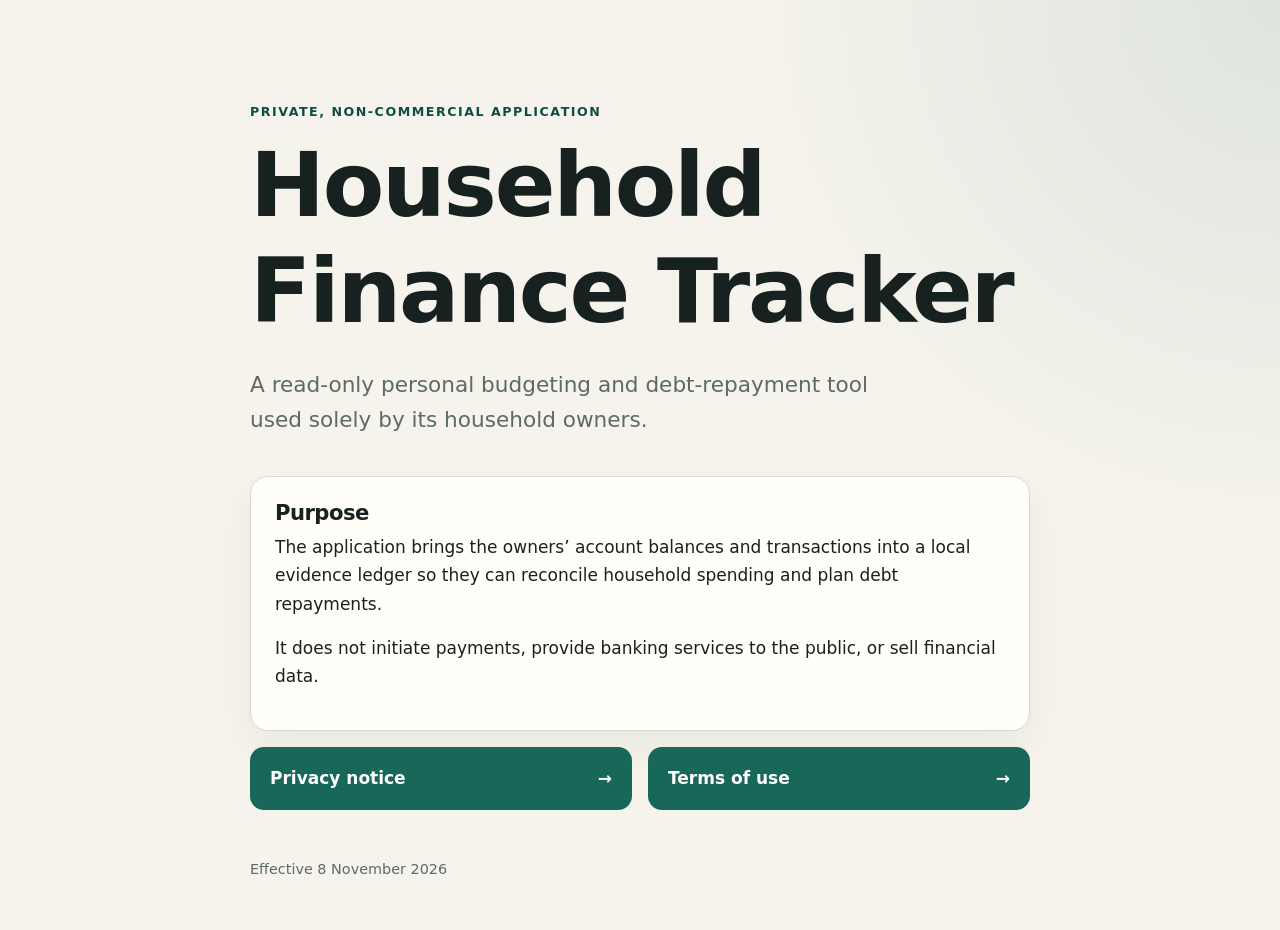
<file: index.html>
<!doctype html>
<html lang="en-GB">
<head>
  <meta charset="utf-8">
  <meta name="viewport" content="width=device-width, initial-scale=1">
  <meta name="description" content="Policies for the private Household Finance Tracker.">
  <title>Household Finance Tracker</title>
  <link rel="stylesheet" href="styles.css">
</head>
<body>
  <main class="shell">
    <p class="eyebrow">Private, non-commercial application</p>
    <h1>Household Finance Tracker</h1>
    <p class="lede">A read-only personal budgeting and debt-repayment tool used solely by its household owners.</p>
    <section class="card" aria-labelledby="purpose">
      <h2 id="purpose">Purpose</h2>
      <p>The application brings the owners’ account balances and transactions into a local evidence ledger so they can reconcile household spending and plan debt repayments.</p>
      <p>It does not initiate payments, provide banking services to the public, or sell financial data.</p>
    </section>
    <nav class="policy-links" aria-label="Application policies">
      <a href="privacy.html">Privacy notice <span aria-hidden="true">→</span></a>
      <a href="terms.html">Terms of use <span aria-hidden="true">→</span></a>
    </nav>
    <footer>Effective 8 November 2026</footer>
  </main>
</body>
</html>
</file>
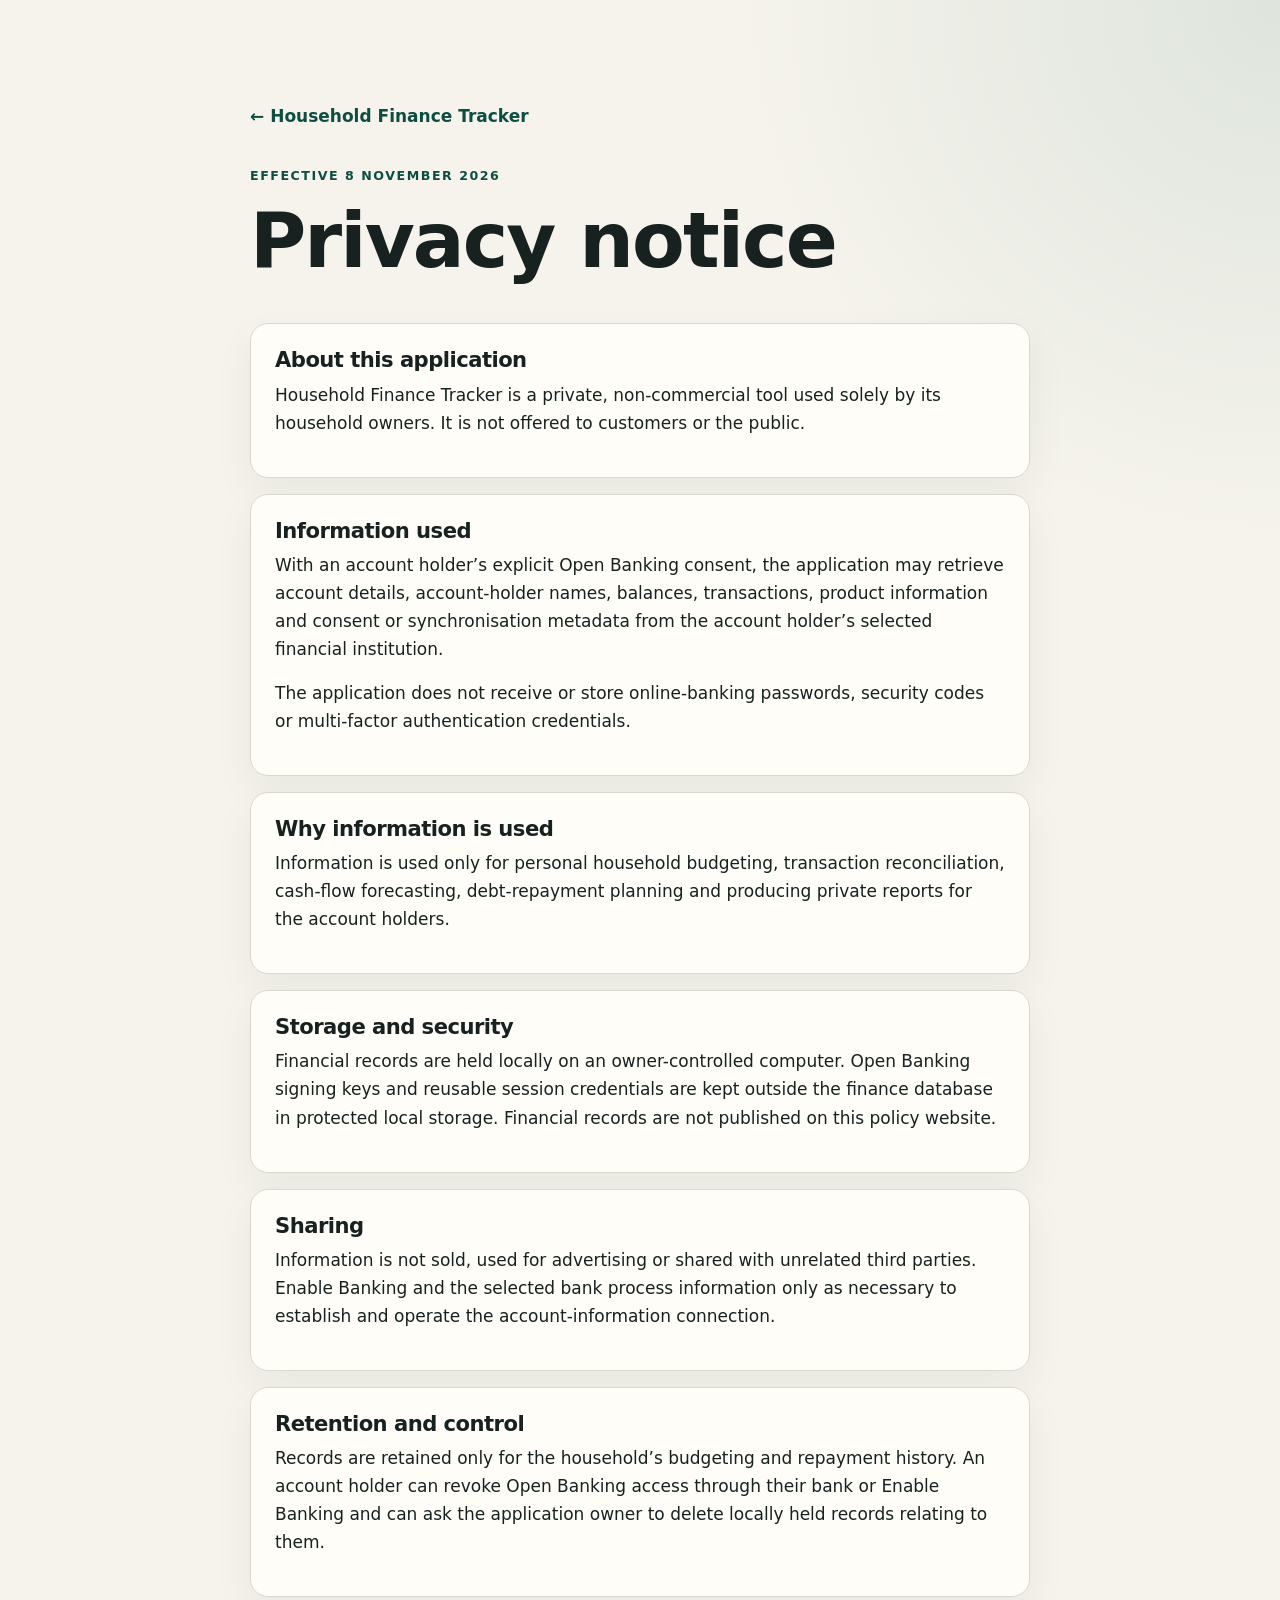
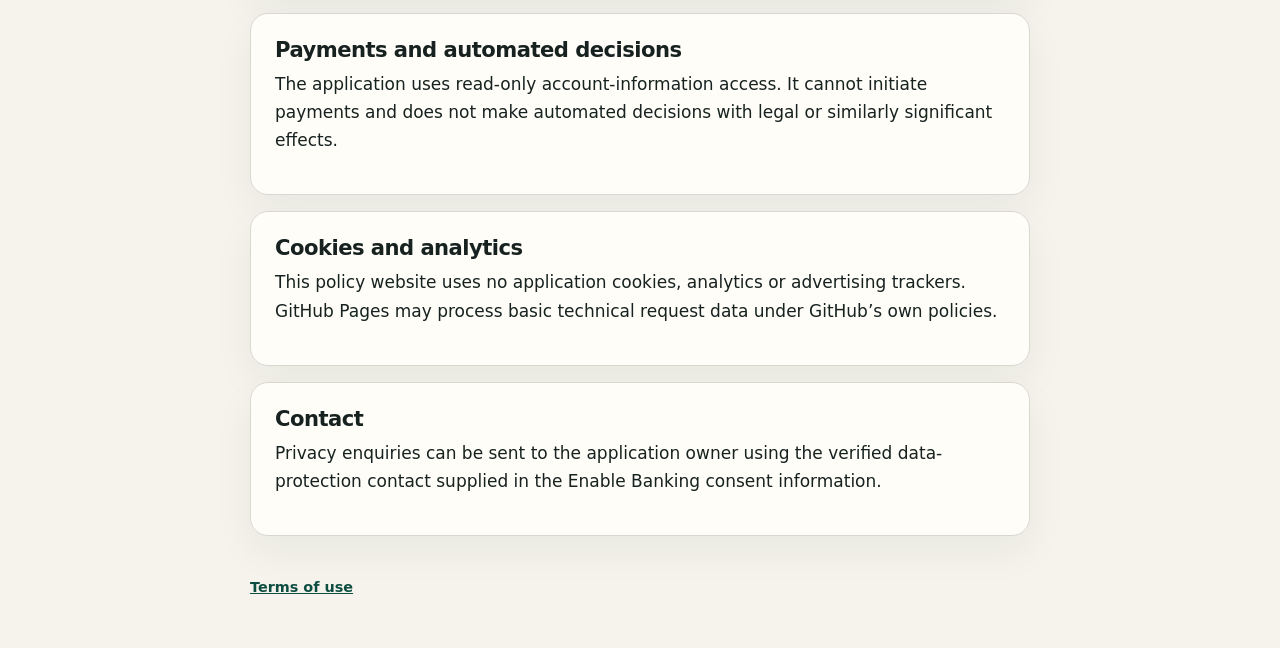
<file: privacy.html>
<!doctype html>
<html lang="en-GB">
<head>
  <meta charset="utf-8">
  <meta name="viewport" content="width=device-width, initial-scale=1">
  <meta name="description" content="Privacy notice for the private Household Finance Tracker.">
  <title>Privacy notice · Household Finance Tracker</title>
  <link rel="stylesheet" href="styles.css">
</head>
<body>
  <main class="shell policy">
    <a class="back" href="index.html">← Household Finance Tracker</a>
    <p class="eyebrow">Effective 8 November 2026</p>
    <h1>Privacy notice</h1>

    <section>
      <h2>About this application</h2>
      <p>Household Finance Tracker is a private, non-commercial tool used solely by its household owners. It is not offered to customers or the public.</p>
    </section>

    <section>
      <h2>Information used</h2>
      <p>With an account holder’s explicit Open Banking consent, the application may retrieve account details, account-holder names, balances, transactions, product information and consent or synchronisation metadata from the account holder’s selected financial institution.</p>
      <p>The application does not receive or store online-banking passwords, security codes or multi-factor authentication credentials.</p>
    </section>

    <section>
      <h2>Why information is used</h2>
      <p>Information is used only for personal household budgeting, transaction reconciliation, cash-flow forecasting, debt-repayment planning and producing private reports for the account holders.</p>
    </section>

    <section>
      <h2>Storage and security</h2>
      <p>Financial records are held locally on an owner-controlled computer. Open Banking signing keys and reusable session credentials are kept outside the finance database in protected local storage. Financial records are not published on this policy website.</p>
    </section>

    <section>
      <h2>Sharing</h2>
      <p>Information is not sold, used for advertising or shared with unrelated third parties. Enable Banking and the selected bank process information only as necessary to establish and operate the account-information connection.</p>
    </section>

    <section>
      <h2>Retention and control</h2>
      <p>Records are retained only for the household’s budgeting and repayment history. An account holder can revoke Open Banking access through their bank or Enable Banking and can ask the application owner to delete locally held records relating to them.</p>
    </section>

    <section>
      <h2>Payments and automated decisions</h2>
      <p>The application uses read-only account-information access. It cannot initiate payments and does not make automated decisions with legal or similarly significant effects.</p>
    </section>

    <section>
      <h2>Cookies and analytics</h2>
      <p>This policy website uses no application cookies, analytics or advertising trackers. GitHub Pages may process basic technical request data under GitHub’s own policies.</p>
    </section>

    <section>
      <h2>Contact</h2>
      <p>Privacy enquiries can be sent to the application owner using the verified data-protection contact supplied in the Enable Banking consent information.</p>
    </section>

    <footer><a href="terms.html">Terms of use</a></footer>
  </main>
</body>
</html>
</file>
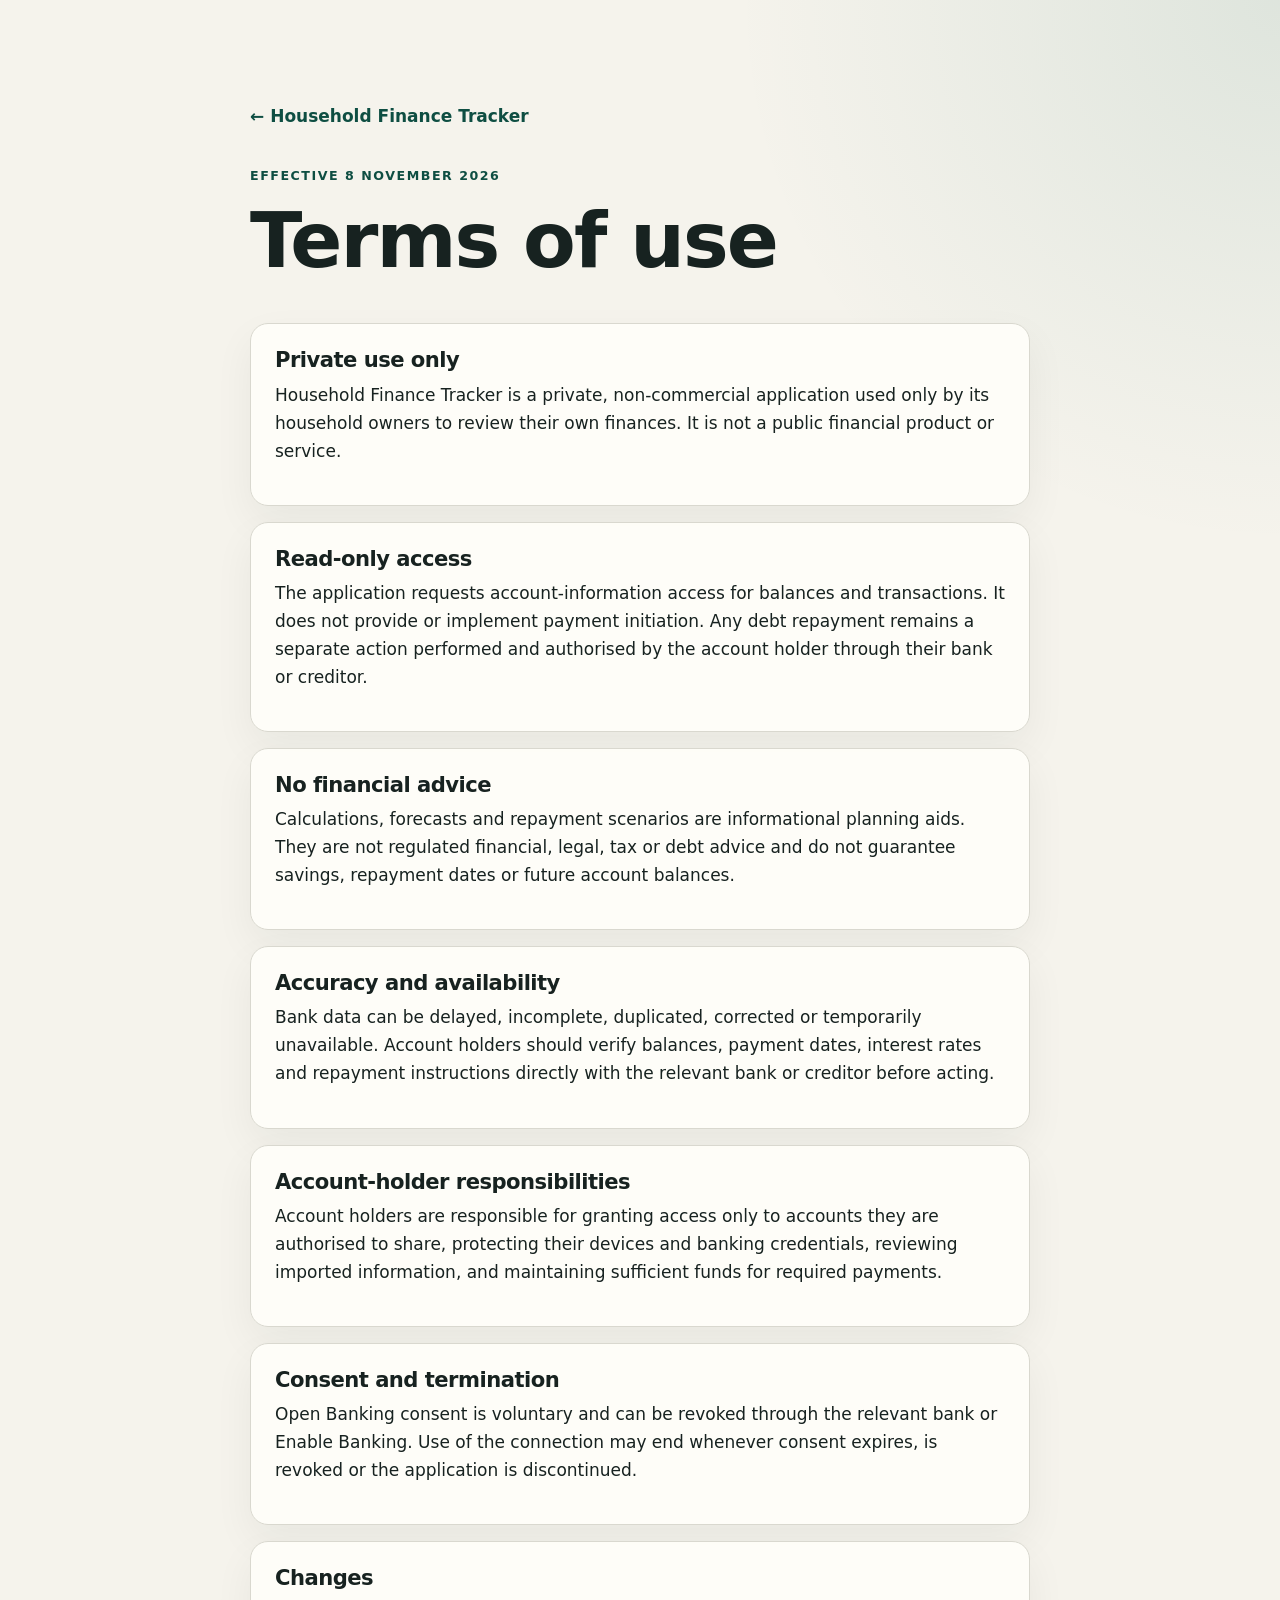
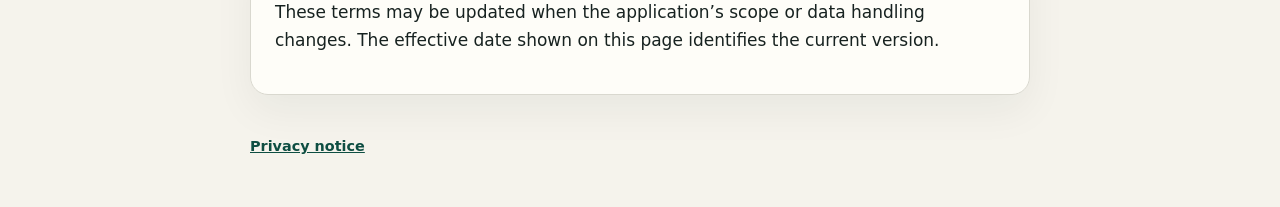
<file: terms.html>
<!doctype html>
<html lang="en-GB">
<head>
  <meta charset="utf-8">
  <meta name="viewport" content="width=device-width, initial-scale=1">
  <meta name="description" content="Terms of use for the private Household Finance Tracker.">
  <title>Terms of use · Household Finance Tracker</title>
  <link rel="stylesheet" href="styles.css">
</head>
<body>
  <main class="shell policy">
    <a class="back" href="index.html">← Household Finance Tracker</a>
    <p class="eyebrow">Effective 8 November 2026</p>
    <h1>Terms of use</h1>

    <section>
      <h2>Private use only</h2>
      <p>Household Finance Tracker is a private, non-commercial application used only by its household owners to review their own finances. It is not a public financial product or service.</p>
    </section>

    <section>
      <h2>Read-only access</h2>
      <p>The application requests account-information access for balances and transactions. It does not provide or implement payment initiation. Any debt repayment remains a separate action performed and authorised by the account holder through their bank or creditor.</p>
    </section>

    <section>
      <h2>No financial advice</h2>
      <p>Calculations, forecasts and repayment scenarios are informational planning aids. They are not regulated financial, legal, tax or debt advice and do not guarantee savings, repayment dates or future account balances.</p>
    </section>

    <section>
      <h2>Accuracy and availability</h2>
      <p>Bank data can be delayed, incomplete, duplicated, corrected or temporarily unavailable. Account holders should verify balances, payment dates, interest rates and repayment instructions directly with the relevant bank or creditor before acting.</p>
    </section>

    <section>
      <h2>Account-holder responsibilities</h2>
      <p>Account holders are responsible for granting access only to accounts they are authorised to share, protecting their devices and banking credentials, reviewing imported information, and maintaining sufficient funds for required payments.</p>
    </section>

    <section>
      <h2>Consent and termination</h2>
      <p>Open Banking consent is voluntary and can be revoked through the relevant bank or Enable Banking. Use of the connection may end whenever consent expires, is revoked or the application is discontinued.</p>
    </section>

    <section>
      <h2>Changes</h2>
      <p>These terms may be updated when the application’s scope or data handling changes. The effective date shown on this page identifies the current version.</p>
    </section>

    <footer><a href="privacy.html">Privacy notice</a></footer>
  </main>
</body>
</html>
</file>
<file: styles.css>
:root {
  color-scheme: light;
  --ink: #172220;
  --muted: #5d6a66;
  --paper: #f5f3ec;
  --panel: #fffef9;
  --line: #d9d8cf;
  --accent: #176858;
  --accent-dark: #0e4e42;
}

* { box-sizing: border-box; }

body {
  margin: 0;
  color: var(--ink);
  background:
    radial-gradient(circle at top right, rgba(23, 104, 88, .10), transparent 34rem),
    var(--paper);
  font: 17px/1.65 system-ui, -apple-system, BlinkMacSystemFont, "Segoe UI", sans-serif;
}

.shell {
  width: min(780px, calc(100% - 2rem));
  margin: 0 auto;
  padding: clamp(3rem, 8vw, 7rem) 0 3rem;
}

.eyebrow {
  margin: 0 0 .6rem;
  color: var(--accent-dark);
  font-size: .79rem;
  font-weight: 750;
  letter-spacing: .12em;
  text-transform: uppercase;
}

h1, h2 { line-height: 1.18; letter-spacing: -.025em; }
h1 { max-width: 13ch; margin: 0; font-size: clamp(2.6rem, 8vw, 5.6rem); }
h2 { margin: 0 0 .45rem; font-size: 1.32rem; }
p { margin: 0 0 1rem; }

.lede {
  max-width: 650px;
  margin: 1.4rem 0 2.4rem;
  color: var(--muted);
  font-size: clamp(1.12rem, 3vw, 1.35rem);
}

.card, .policy section {
  padding: 1.5rem;
  border: 1px solid var(--line);
  border-radius: 18px;
  background: color-mix(in srgb, var(--panel) 94%, transparent);
  box-shadow: 0 16px 40px rgba(23, 34, 32, .055);
}

.policy-links {
  display: grid;
  grid-template-columns: repeat(2, minmax(0, 1fr));
  gap: 1rem;
  margin: 1rem 0 3rem;
}

.policy-links a {
  display: flex;
  justify-content: space-between;
  padding: 1.1rem 1.25rem;
  border-radius: 14px;
  color: white;
  background: var(--accent);
  font-weight: 700;
  text-decoration: none;
}

.policy-links a:hover, .policy-links a:focus-visible { background: var(--accent-dark); }

.back, footer a { color: var(--accent-dark); font-weight: 700; }
.back { display: inline-block; margin-bottom: 2.2rem; text-decoration: none; }
.policy h1 { max-width: none; margin-bottom: 2.3rem; font-size: clamp(2.5rem, 7vw, 4.8rem); }
.policy section { margin-bottom: 1rem; }

footer {
  margin-top: 2.5rem;
  color: var(--muted);
  font-size: .9rem;
}

@media (max-width: 560px) {
  .policy-links { grid-template-columns: 1fr; }
  .card, .policy section { padding: 1.2rem; border-radius: 14px; }
}
</file>
